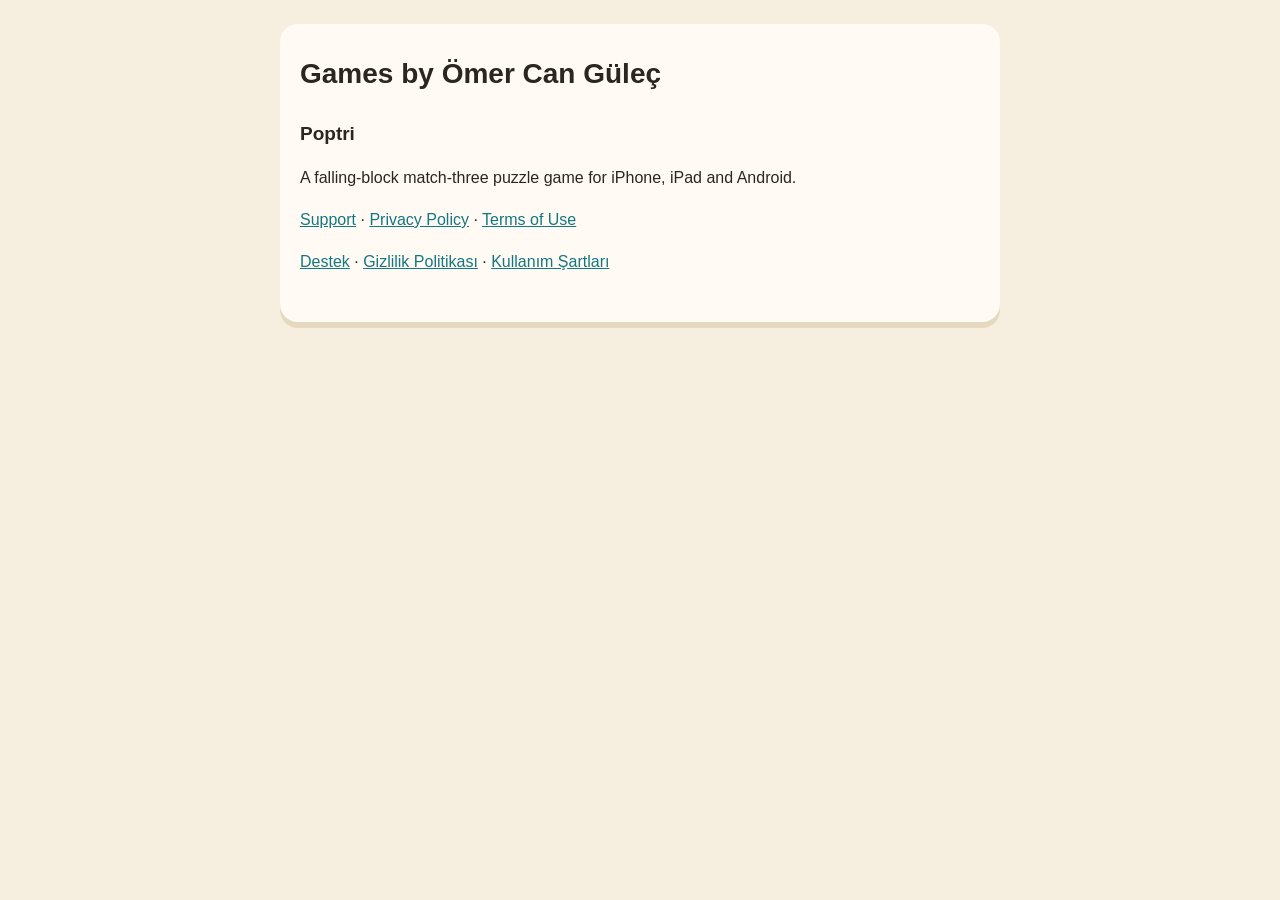
<file: index.html>
<!doctype html>
<html lang="en">
<head>
<meta charset="utf-8">
<meta name="viewport" content="width=device-width, initial-scale=1">
<title>Ömer Can Güleç · Games</title>
<link rel="stylesheet" href="style.css">
</head>
<body>
<main>
<h1>Games by Ömer Can Güleç</h1>
<h2>Poptri</h2>
<p>A falling-block match-three puzzle game for iPhone, iPad and Android.</p>
<p><a href="poptri/support/">Support</a> · <a href="poptri/privacy/">Privacy Policy</a> · <a href="poptri/terms/">Terms of Use</a></p>
<p lang="tr"><a href="poptri/support/tr/">Destek</a> · <a href="poptri/privacy/tr/">Gizlilik Politikası</a> · <a href="poptri/terms/tr/">Kullanım Şartları</a></p>
</main>
</body>
</html>
</file>
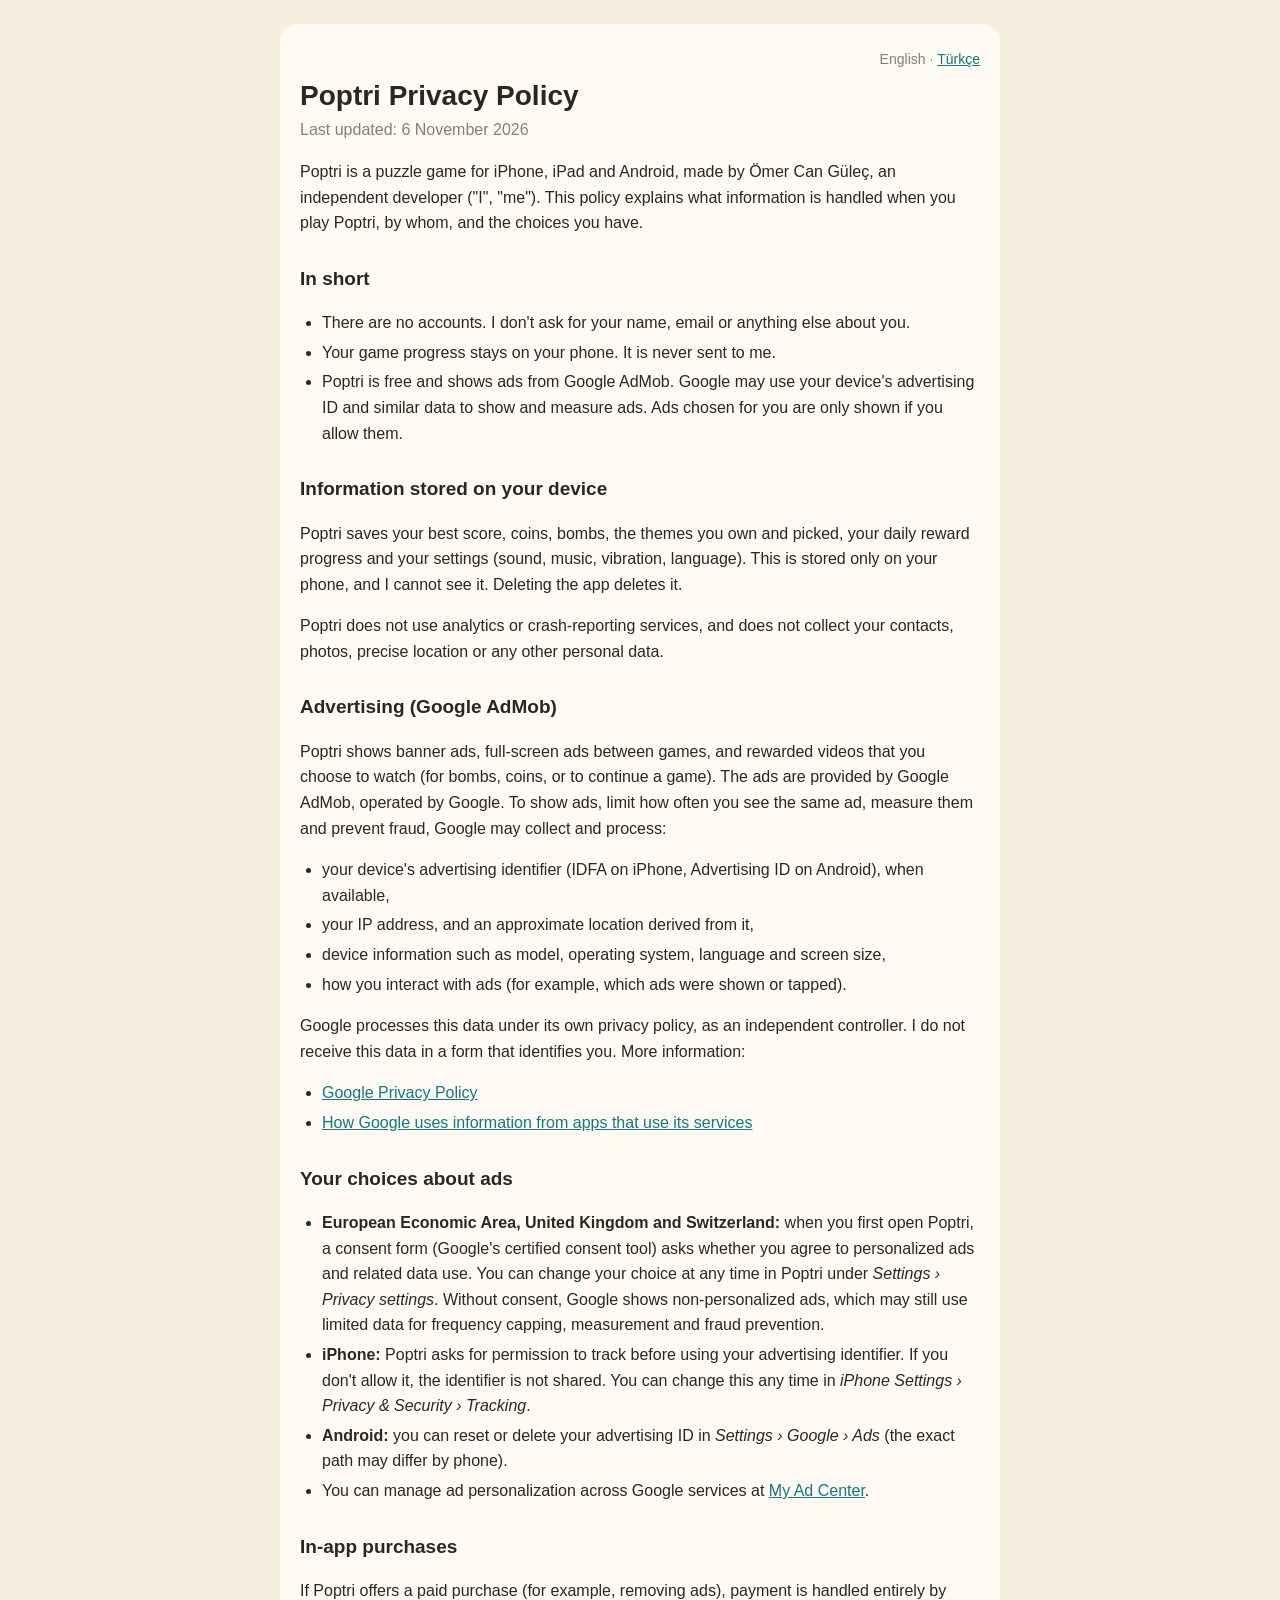
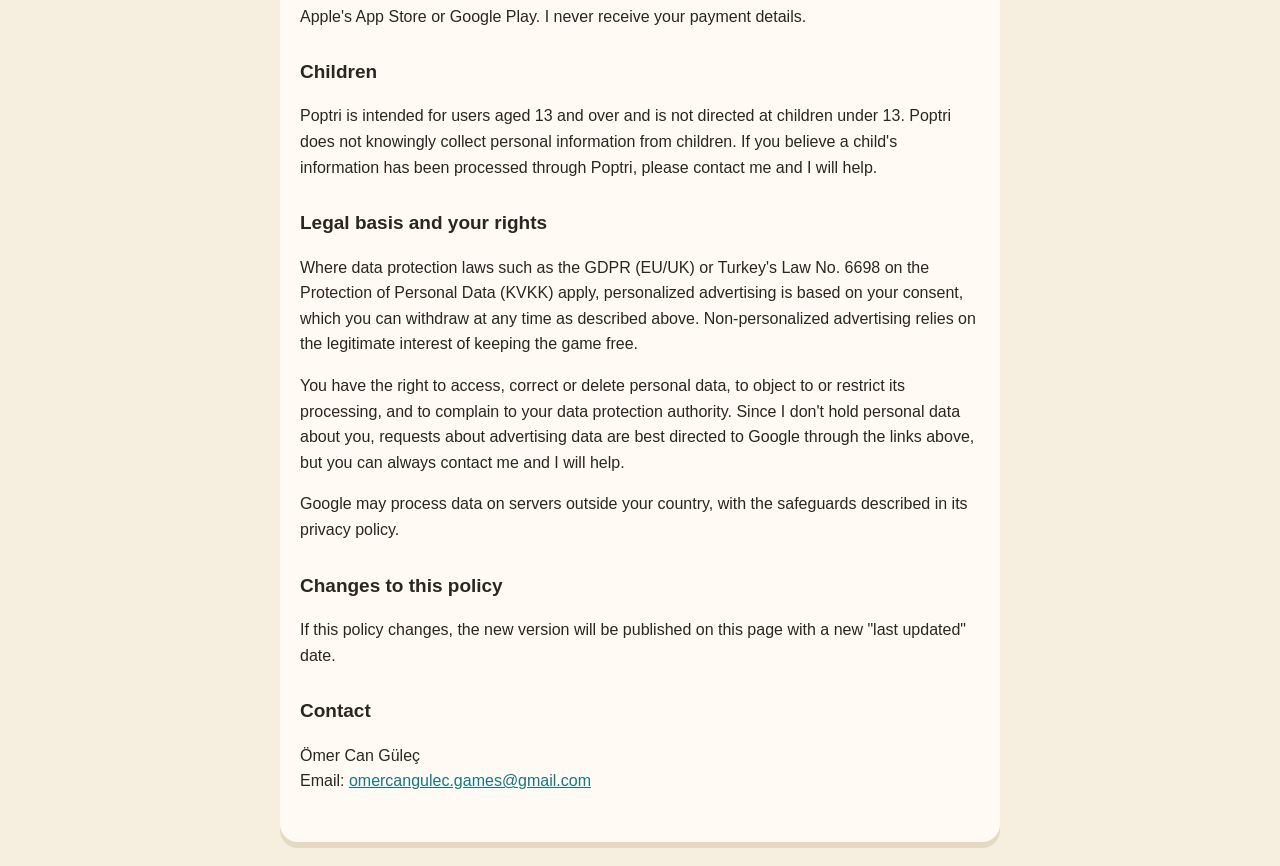
<file: poptri/privacy/index.html>
<!doctype html>
<html lang="en">
<head>
<meta charset="utf-8">
<meta name="viewport" content="width=device-width, initial-scale=1">
<title>Poptri Privacy Policy</title>
<link rel="stylesheet" href="../../style.css">
<link rel="alternate" hreflang="tr" href="tr/">
</head>
<body>
<main>
<nav class="lang"><span>English</span> · <a href="tr/" hreflang="tr" lang="tr">Türkçe</a></nav>

<h1>Poptri Privacy Policy</h1>
<p class="date">Last updated: 6 November 2026</p>

<p>Poptri is a puzzle game for iPhone, iPad and Android, made by Ömer Can Güleç, an independent developer ("I", "me"). This policy explains what information is handled when you play Poptri, by whom, and the choices you have.</p>

<h2>In short</h2>
<ul>
<li>There are no accounts. I don't ask for your name, email or anything else about you.</li>
<li>Your game progress stays on your phone. It is never sent to me.</li>
<li>Poptri is free and shows ads from Google AdMob. Google may use your device's advertising ID and similar data to show and measure ads. Ads chosen for you are only shown if you allow them.</li>
</ul>

<h2>Information stored on your device</h2>
<p>Poptri saves your best score, coins, bombs, the themes you own and picked, your daily reward progress and your settings (sound, music, vibration, language). This is stored only on your phone, and I cannot see it. Deleting the app deletes it.</p>
<p>Poptri does not use analytics or crash-reporting services, and does not collect your contacts, photos, precise location or any other personal data.</p>

<h2>Advertising (Google AdMob)</h2>
<p>Poptri shows banner ads, full-screen ads between games, and rewarded videos that you choose to watch (for bombs, coins, or to continue a game). The ads are provided by Google AdMob, operated by Google. To show ads, limit how often you see the same ad, measure them and prevent fraud, Google may collect and process:</p>
<ul>
<li>your device's advertising identifier (IDFA on iPhone, Advertising ID on Android), when available,</li>
<li>your IP address, and an approximate location derived from it,</li>
<li>device information such as model, operating system, language and screen size,</li>
<li>how you interact with ads (for example, which ads were shown or tapped).</li>
</ul>
<p>Google processes this data under its own privacy policy, as an independent controller. I do not receive this data in a form that identifies you. More information:</p>
<ul>
<li><a href="https://policies.google.com/privacy">Google Privacy Policy</a></li>
<li><a href="https://policies.google.com/technologies/partner-sites">How Google uses information from apps that use its services</a></li>
</ul>

<h2>Your choices about ads</h2>
<ul>
<li><strong>European Economic Area, United Kingdom and Switzerland:</strong> when you first open Poptri, a consent form (Google's certified consent tool) asks whether you agree to personalized ads and related data use. You can change your choice at any time in Poptri under <em>Settings › Privacy settings</em>. Without consent, Google shows non-personalized ads, which may still use limited data for frequency capping, measurement and fraud prevention.</li>
<li><strong>iPhone:</strong> Poptri asks for permission to track before using your advertising identifier. If you don't allow it, the identifier is not shared. You can change this any time in <em>iPhone Settings › Privacy &amp; Security › Tracking</em>.</li>
<li><strong>Android:</strong> you can reset or delete your advertising ID in <em>Settings › Google › Ads</em> (the exact path may differ by phone).</li>
<li>You can manage ad personalization across Google services at <a href="https://myadcenter.google.com">My Ad Center</a>.</li>
</ul>

<h2>In-app purchases</h2>
<p>If Poptri offers a paid purchase (for example, removing ads), payment is handled entirely by Apple's App Store or Google Play. I never receive your payment details.</p>

<h2>Children</h2>
<p>Poptri is intended for users aged 13 and over and is not directed at children under 13. Poptri does not knowingly collect personal information from children. If you believe a child's information has been processed through Poptri, please contact me and I will help.</p>

<h2>Legal basis and your rights</h2>
<p>Where data protection laws such as the GDPR (EU/UK) or Turkey's Law No. 6698 on the Protection of Personal Data (KVKK) apply, personalized advertising is based on your consent, which you can withdraw at any time as described above. Non-personalized advertising relies on the legitimate interest of keeping the game free.</p>
<p>You have the right to access, correct or delete personal data, to object to or restrict its processing, and to complain to your data protection authority. Since I don't hold personal data about you, requests about advertising data are best directed to Google through the links above, but you can always contact me and I will help.</p>
<p>Google may process data on servers outside your country, with the safeguards described in its privacy policy.</p>

<h2>Changes to this policy</h2>
<p>If this policy changes, the new version will be published on this page with a new "last updated" date.</p>

<h2>Contact</h2>
<p>Ömer Can Güleç<br>Email: <a href="mailto:omercangulec.games@gmail.com">omercangulec.games@gmail.com</a></p>
</main>
</body>
</html>
</file>
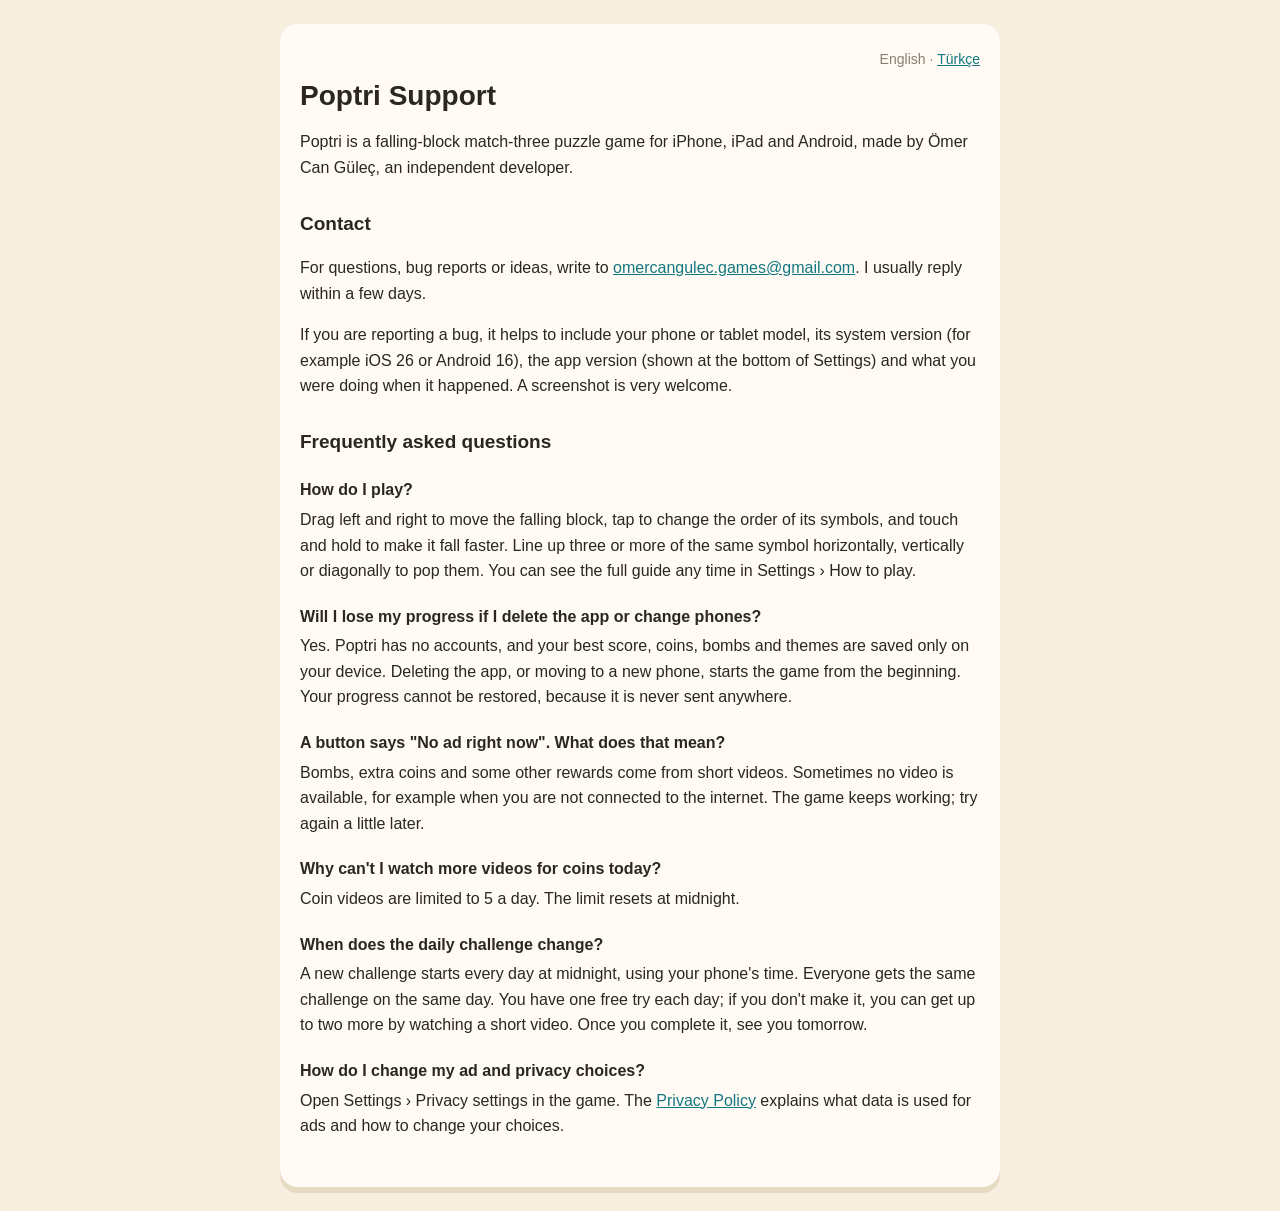
<file: poptri/support/index.html>
<!doctype html>
<html lang="en">
<head>
<meta charset="utf-8">
<meta name="viewport" content="width=device-width, initial-scale=1">
<title>Poptri Support</title>
<link rel="stylesheet" href="../../style.css">
<link rel="alternate" hreflang="tr" href="tr/">
</head>
<body>
<main>
<nav class="lang"><span>English</span> · <a href="tr/" hreflang="tr" lang="tr">Türkçe</a></nav>

<h1>Poptri Support</h1>
<p>Poptri is a falling-block match-three puzzle game for iPhone, iPad and Android, made by Ömer Can Güleç, an independent developer.</p>

<h2>Contact</h2>
<p>For questions, bug reports or ideas, write to <a href="mailto:omercangulec.games@gmail.com">omercangulec.games@gmail.com</a>. I usually reply within a few days.</p>
<p>If you are reporting a bug, it helps to include your phone or tablet model, its system version (for example iOS 26 or Android 16), the app version (shown at the bottom of Settings) and what you were doing when it happened. A screenshot is very welcome.</p>

<h2>Frequently asked questions</h2>

<h3>How do I play?</h3>
<p>Drag left and right to move the falling block, tap to change the order of its symbols, and touch and hold to make it fall faster. Line up three or more of the same symbol horizontally, vertically or diagonally to pop them. You can see the full guide any time in Settings › How to play.</p>

<h3>Will I lose my progress if I delete the app or change phones?</h3>
<p>Yes. Poptri has no accounts, and your best score, coins, bombs and themes are saved only on your device. Deleting the app, or moving to a new phone, starts the game from the beginning. Your progress cannot be restored, because it is never sent anywhere.</p>

<h3>A button says "No ad right now". What does that mean?</h3>
<p>Bombs, extra coins and some other rewards come from short videos. Sometimes no video is available, for example when you are not connected to the internet. The game keeps working; try again a little later.</p>

<h3>Why can't I watch more videos for coins today?</h3>
<p>Coin videos are limited to 5 a day. The limit resets at midnight.</p>

<h3>When does the daily challenge change?</h3>
<p>A new challenge starts every day at midnight, using your phone's time. Everyone gets the same challenge on the same day. You have one free try each day; if you don't make it, you can get up to two more by watching a short video. Once you complete it, see you tomorrow.</p>

<h3>How do I change my ad and privacy choices?</h3>
<p>Open Settings › Privacy settings in the game. The <a href="../privacy/">Privacy Policy</a> explains what data is used for ads and how to change your choices.</p>
</main>
</body>
</html>
</file>
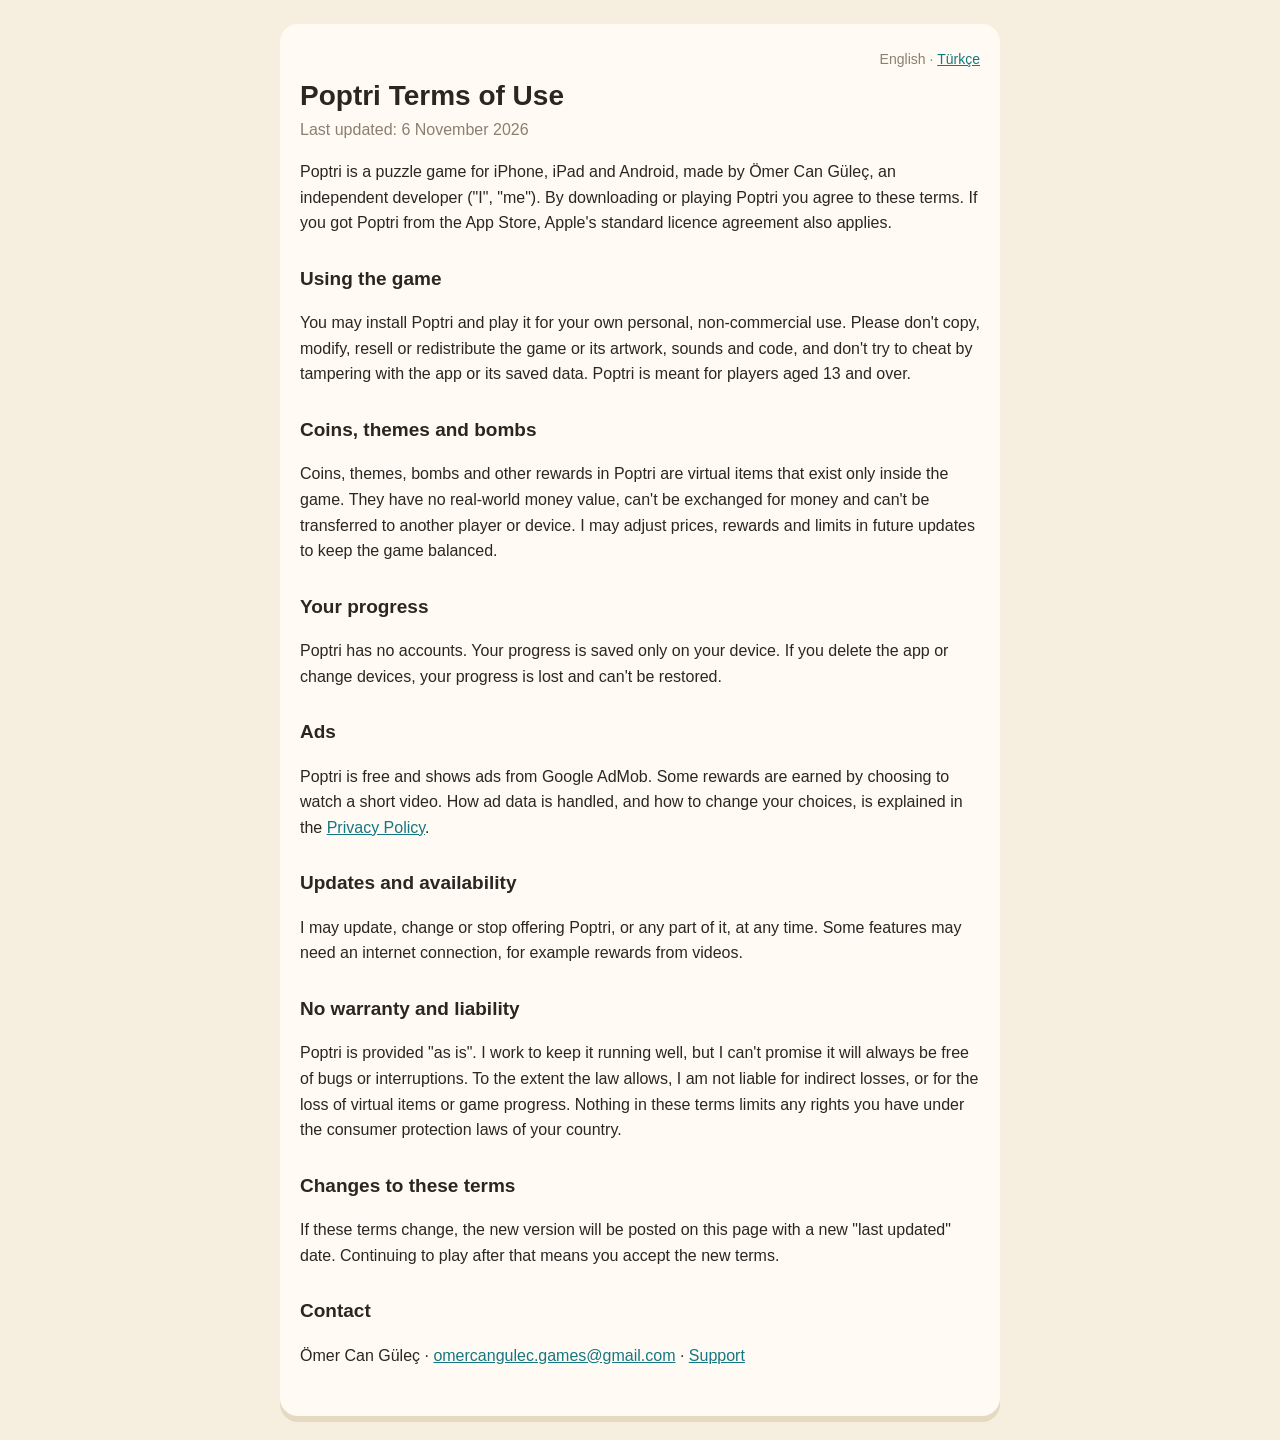
<file: poptri/terms/index.html>
<!doctype html>
<html lang="en">
<head>
<meta charset="utf-8">
<meta name="viewport" content="width=device-width, initial-scale=1">
<title>Poptri Terms of Use</title>
<link rel="stylesheet" href="../../style.css">
<link rel="alternate" hreflang="tr" href="tr/">
</head>
<body>
<main>
<nav class="lang"><span>English</span> · <a href="tr/" hreflang="tr" lang="tr">Türkçe</a></nav>

<h1>Poptri Terms of Use</h1>
<p class="date">Last updated: 6 November 2026</p>

<p>Poptri is a puzzle game for iPhone, iPad and Android, made by Ömer Can Güleç, an independent developer ("I", "me"). By downloading or playing Poptri you agree to these terms. If you got Poptri from the App Store, Apple's standard licence agreement also applies.</p>

<h2>Using the game</h2>
<p>You may install Poptri and play it for your own personal, non-commercial use. Please don't copy, modify, resell or redistribute the game or its artwork, sounds and code, and don't try to cheat by tampering with the app or its saved data. Poptri is meant for players aged 13 and over.</p>

<h2>Coins, themes and bombs</h2>
<p>Coins, themes, bombs and other rewards in Poptri are virtual items that exist only inside the game. They have no real-world money value, can't be exchanged for money and can't be transferred to another player or device. I may adjust prices, rewards and limits in future updates to keep the game balanced.</p>

<h2>Your progress</h2>
<p>Poptri has no accounts. Your progress is saved only on your device. If you delete the app or change devices, your progress is lost and can't be restored.</p>

<h2>Ads</h2>
<p>Poptri is free and shows ads from Google AdMob. Some rewards are earned by choosing to watch a short video. How ad data is handled, and how to change your choices, is explained in the <a href="../privacy/">Privacy Policy</a>.</p>

<h2>Updates and availability</h2>
<p>I may update, change or stop offering Poptri, or any part of it, at any time. Some features may need an internet connection, for example rewards from videos.</p>

<h2>No warranty and liability</h2>
<p>Poptri is provided "as is". I work to keep it running well, but I can't promise it will always be free of bugs or interruptions. To the extent the law allows, I am not liable for indirect losses, or for the loss of virtual items or game progress. Nothing in these terms limits any rights you have under the consumer protection laws of your country.</p>

<h2>Changes to these terms</h2>
<p>If these terms change, the new version will be posted on this page with a new "last updated" date. Continuing to play after that means you accept the new terms.</p>

<h2>Contact</h2>
<p>Ömer Can Güleç · <a href="mailto:omercangulec.games@gmail.com">omercangulec.games@gmail.com</a> · <a href="../support/">Support</a></p>
</main>
</body>
</html>
</file>
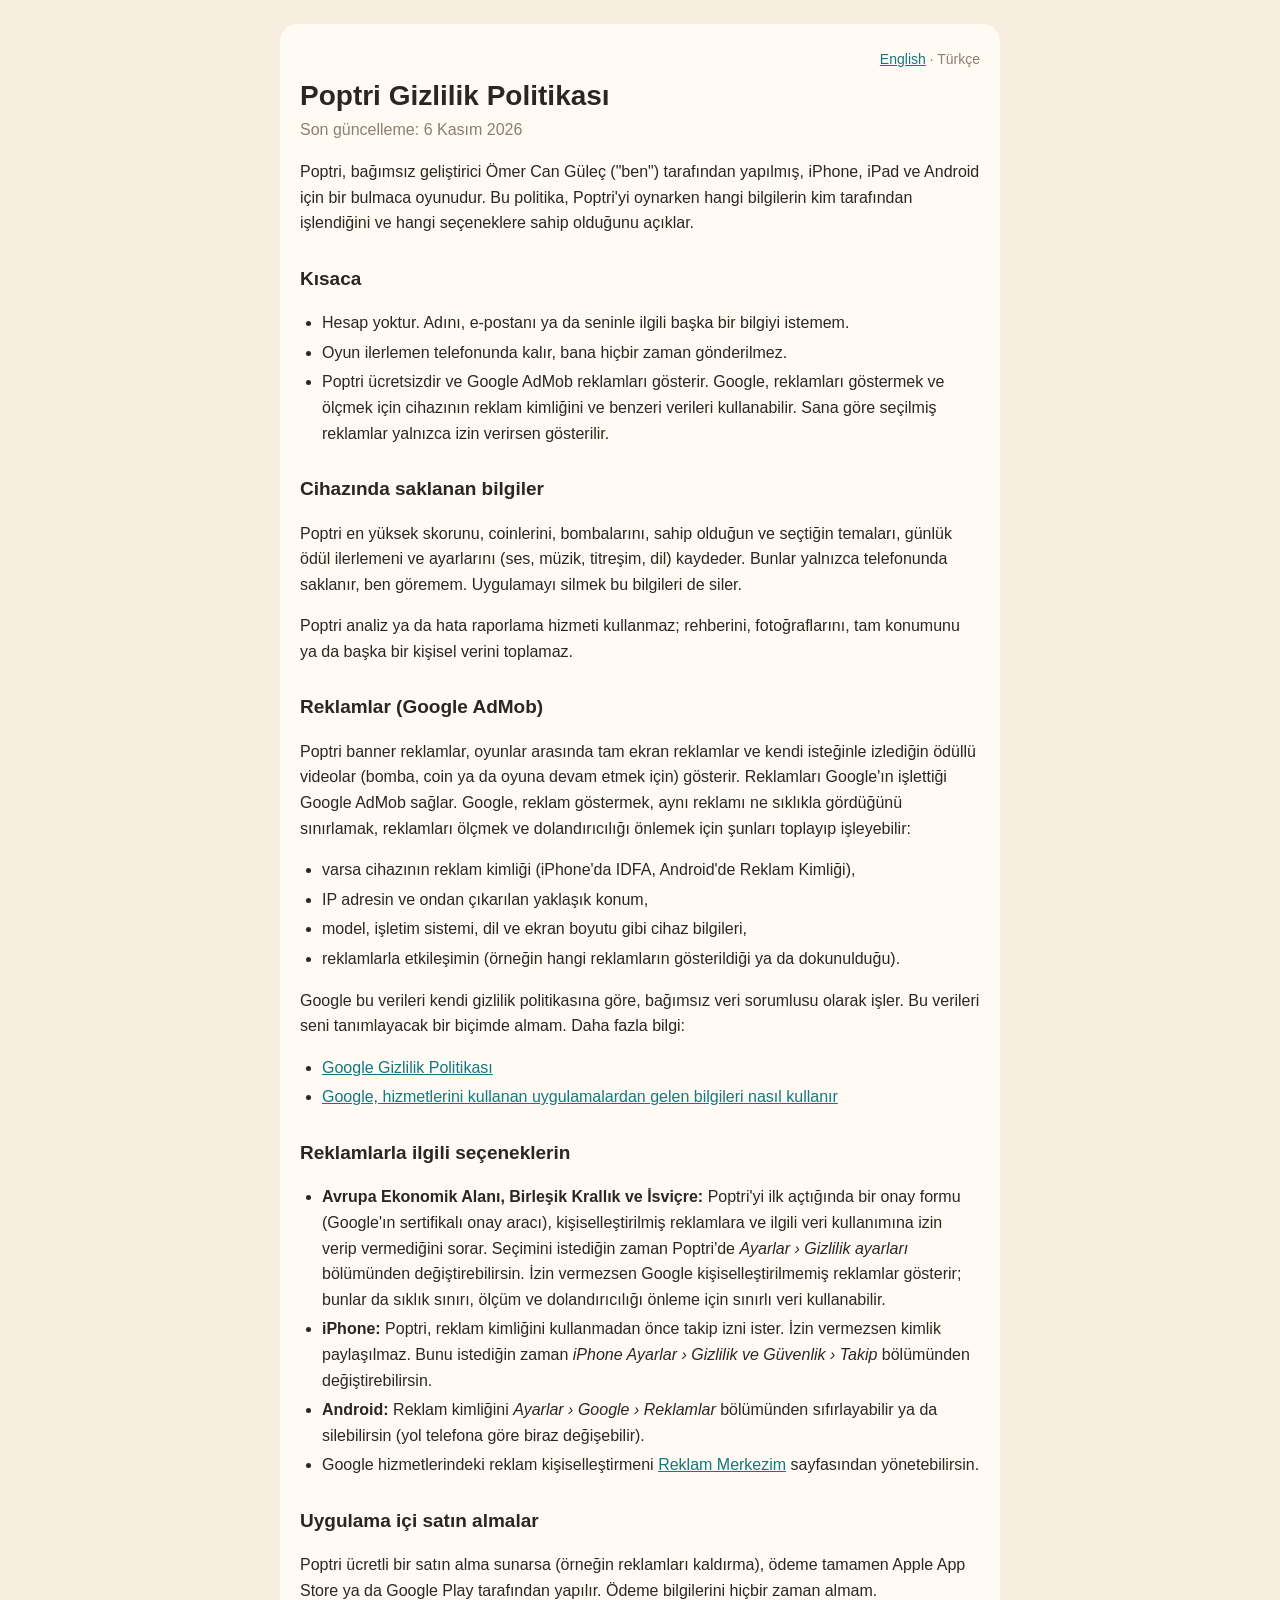
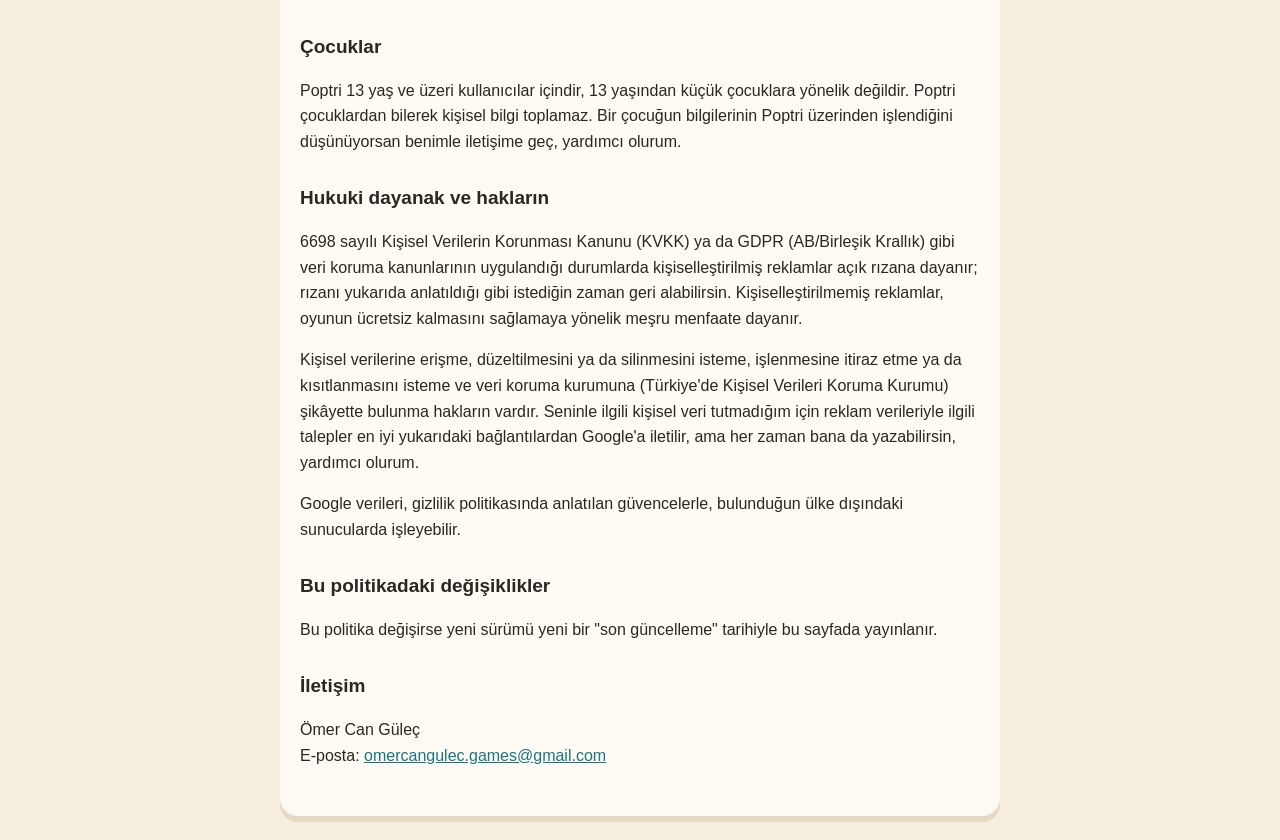
<file: poptri/privacy/tr/index.html>
<!doctype html>
<html lang="tr">
<head>
<meta charset="utf-8">
<meta name="viewport" content="width=device-width, initial-scale=1">
<title>Poptri Gizlilik Politikası</title>
<link rel="stylesheet" href="../../../style.css">
<link rel="alternate" hreflang="en" href="../">
</head>
<body>
<main>
<nav class="lang"><a href="../" hreflang="en" lang="en">English</a> · <span>Türkçe</span></nav>

<h1>Poptri Gizlilik Politikası</h1>
<p class="date">Son güncelleme: 6 Kasım 2026</p>

<p>Poptri, bağımsız geliştirici Ömer Can Güleç ("ben") tarafından yapılmış, iPhone, iPad ve Android için bir bulmaca oyunudur. Bu politika, Poptri'yi oynarken hangi bilgilerin kim tarafından işlendiğini ve hangi seçeneklere sahip olduğunu açıklar.</p>

<h2>Kısaca</h2>
<ul>
<li>Hesap yoktur. Adını, e-postanı ya da seninle ilgili başka bir bilgiyi istemem.</li>
<li>Oyun ilerlemen telefonunda kalır, bana hiçbir zaman gönderilmez.</li>
<li>Poptri ücretsizdir ve Google AdMob reklamları gösterir. Google, reklamları göstermek ve ölçmek için cihazının reklam kimliğini ve benzeri verileri kullanabilir. Sana göre seçilmiş reklamlar yalnızca izin verirsen gösterilir.</li>
</ul>

<h2>Cihazında saklanan bilgiler</h2>
<p>Poptri en yüksek skorunu, coinlerini, bombalarını, sahip olduğun ve seçtiğin temaları, günlük ödül ilerlemeni ve ayarlarını (ses, müzik, titreşim, dil) kaydeder. Bunlar yalnızca telefonunda saklanır, ben göremem. Uygulamayı silmek bu bilgileri de siler.</p>
<p>Poptri analiz ya da hata raporlama hizmeti kullanmaz; rehberini, fotoğraflarını, tam konumunu ya da başka bir kişisel verini toplamaz.</p>

<h2>Reklamlar (Google AdMob)</h2>
<p>Poptri banner reklamlar, oyunlar arasında tam ekran reklamlar ve kendi isteğinle izlediğin ödüllü videolar (bomba, coin ya da oyuna devam etmek için) gösterir. Reklamları Google'ın işlettiği Google AdMob sağlar. Google, reklam göstermek, aynı reklamı ne sıklıkla gördüğünü sınırlamak, reklamları ölçmek ve dolandırıcılığı önlemek için şunları toplayıp işleyebilir:</p>
<ul>
<li>varsa cihazının reklam kimliği (iPhone'da IDFA, Android'de Reklam Kimliği),</li>
<li>IP adresin ve ondan çıkarılan yaklaşık konum,</li>
<li>model, işletim sistemi, dil ve ekran boyutu gibi cihaz bilgileri,</li>
<li>reklamlarla etkileşimin (örneğin hangi reklamların gösterildiği ya da dokunulduğu).</li>
</ul>
<p>Google bu verileri kendi gizlilik politikasına göre, bağımsız veri sorumlusu olarak işler. Bu verileri seni tanımlayacak bir biçimde almam. Daha fazla bilgi:</p>
<ul>
<li><a href="https://policies.google.com/privacy?hl=tr">Google Gizlilik Politikası</a></li>
<li><a href="https://policies.google.com/technologies/partner-sites?hl=tr">Google, hizmetlerini kullanan uygulamalardan gelen bilgileri nasıl kullanır</a></li>
</ul>

<h2>Reklamlarla ilgili seçeneklerin</h2>
<ul>
<li><strong>Avrupa Ekonomik Alanı, Birleşik Krallık ve İsviçre:</strong> Poptri'yi ilk açtığında bir onay formu (Google'ın sertifikalı onay aracı), kişiselleştirilmiş reklamlara ve ilgili veri kullanımına izin verip vermediğini sorar. Seçimini istediğin zaman Poptri'de <em>Ayarlar › Gizlilik ayarları</em> bölümünden değiştirebilirsin. İzin vermezsen Google kişiselleştirilmemiş reklamlar gösterir; bunlar da sıklık sınırı, ölçüm ve dolandırıcılığı önleme için sınırlı veri kullanabilir.</li>
<li><strong>iPhone:</strong> Poptri, reklam kimliğini kullanmadan önce takip izni ister. İzin vermezsen kimlik paylaşılmaz. Bunu istediğin zaman <em>iPhone Ayarlar › Gizlilik ve Güvenlik › Takip</em> bölümünden değiştirebilirsin.</li>
<li><strong>Android:</strong> Reklam kimliğini <em>Ayarlar › Google › Reklamlar</em> bölümünden sıfırlayabilir ya da silebilirsin (yol telefona göre biraz değişebilir).</li>
<li>Google hizmetlerindeki reklam kişiselleştirmeni <a href="https://myadcenter.google.com/?hl=tr">Reklam Merkezim</a> sayfasından yönetebilirsin.</li>
</ul>

<h2>Uygulama içi satın almalar</h2>
<p>Poptri ücretli bir satın alma sunarsa (örneğin reklamları kaldırma), ödeme tamamen Apple App Store ya da Google Play tarafından yapılır. Ödeme bilgilerini hiçbir zaman almam.</p>

<h2>Çocuklar</h2>
<p>Poptri 13 yaş ve üzeri kullanıcılar içindir, 13 yaşından küçük çocuklara yönelik değildir. Poptri çocuklardan bilerek kişisel bilgi toplamaz. Bir çocuğun bilgilerinin Poptri üzerinden işlendiğini düşünüyorsan benimle iletişime geç, yardımcı olurum.</p>

<h2>Hukuki dayanak ve hakların</h2>
<p>6698 sayılı Kişisel Verilerin Korunması Kanunu (KVKK) ya da GDPR (AB/Birleşik Krallık) gibi veri koruma kanunlarının uygulandığı durumlarda kişiselleştirilmiş reklamlar açık rızana dayanır; rızanı yukarıda anlatıldığı gibi istediğin zaman geri alabilirsin. Kişiselleştirilmemiş reklamlar, oyunun ücretsiz kalmasını sağlamaya yönelik meşru menfaate dayanır.</p>
<p>Kişisel verilerine erişme, düzeltilmesini ya da silinmesini isteme, işlenmesine itiraz etme ya da kısıtlanmasını isteme ve veri koruma kurumuna (Türkiye'de Kişisel Verileri Koruma Kurumu) şikâyette bulunma hakların vardır. Seninle ilgili kişisel veri tutmadığım için reklam verileriyle ilgili talepler en iyi yukarıdaki bağlantılardan Google'a iletilir, ama her zaman bana da yazabilirsin, yardımcı olurum.</p>
<p>Google verileri, gizlilik politikasında anlatılan güvencelerle, bulunduğun ülke dışındaki sunucularda işleyebilir.</p>

<h2>Bu politikadaki değişiklikler</h2>
<p>Bu politika değişirse yeni sürümü yeni bir "son güncelleme" tarihiyle bu sayfada yayınlanır.</p>

<h2>İletişim</h2>
<p>Ömer Can Güleç<br>E-posta: <a href="mailto:omercangulec.games@gmail.com">omercangulec.games@gmail.com</a></p>
</main>
</body>
</html>
</file>
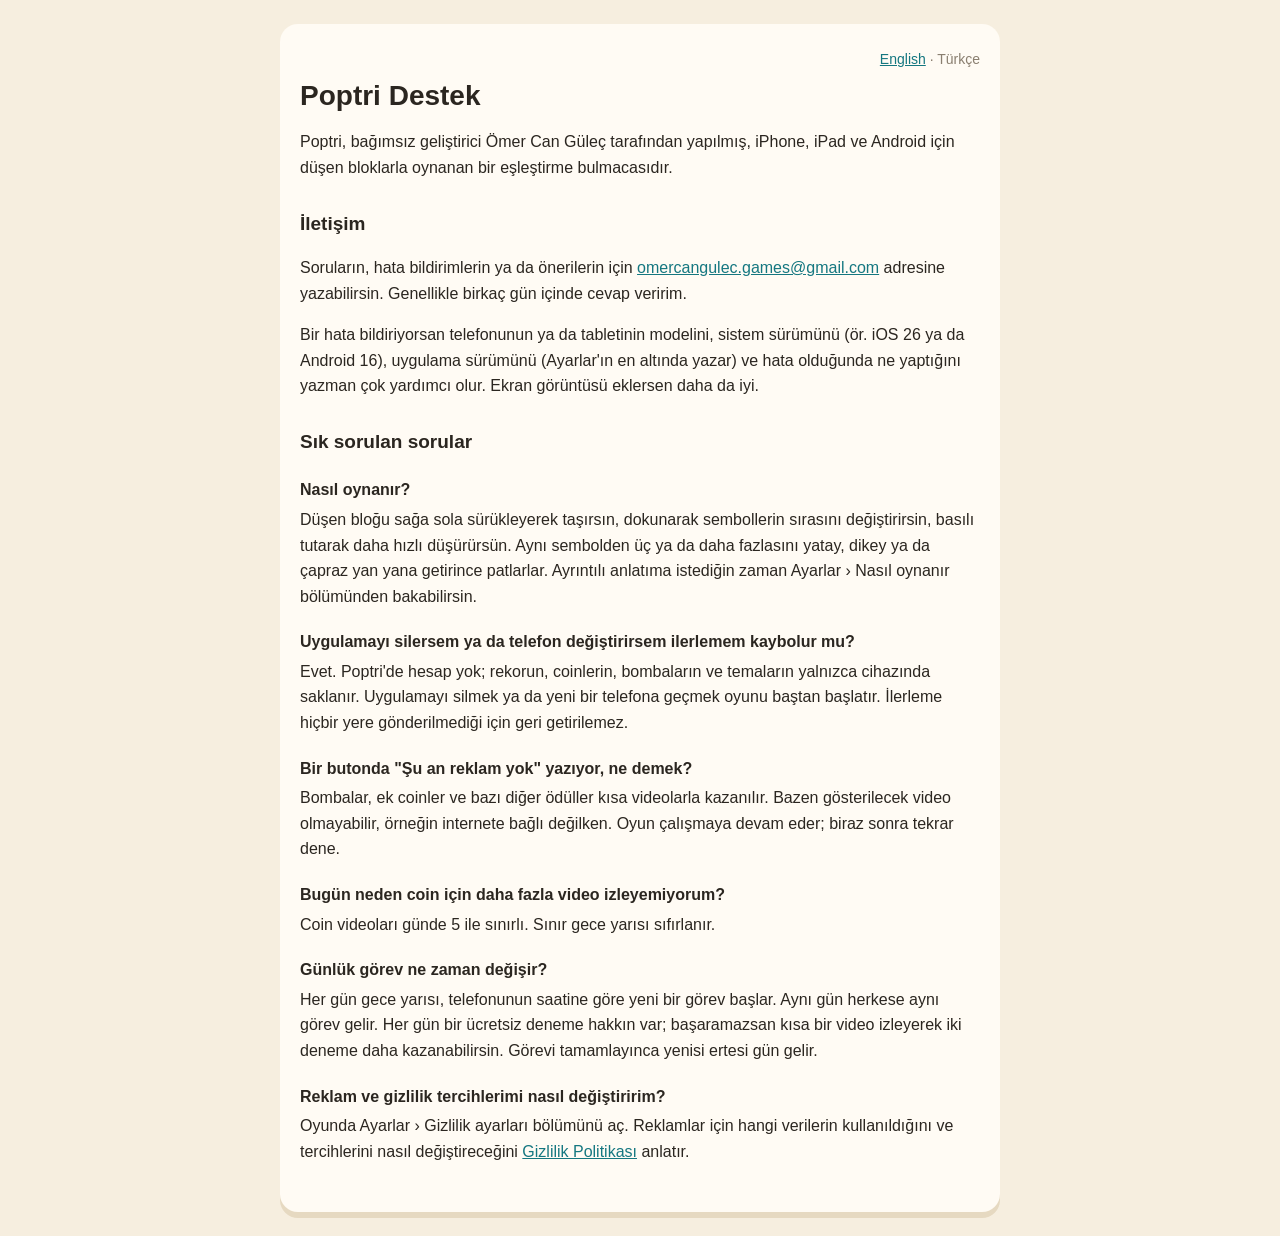
<file: poptri/support/tr/index.html>
<!doctype html>
<html lang="tr">
<head>
<meta charset="utf-8">
<meta name="viewport" content="width=device-width, initial-scale=1">
<title>Poptri Destek</title>
<link rel="stylesheet" href="../../../style.css">
<link rel="alternate" hreflang="en" href="../">
</head>
<body>
<main>
<nav class="lang"><a href="../" hreflang="en" lang="en">English</a> · <span>Türkçe</span></nav>

<h1>Poptri Destek</h1>
<p>Poptri, bağımsız geliştirici Ömer Can Güleç tarafından yapılmış, iPhone, iPad ve Android için düşen bloklarla oynanan bir eşleştirme bulmacasıdır.</p>

<h2>İletişim</h2>
<p>Soruların, hata bildirimlerin ya da önerilerin için <a href="mailto:omercangulec.games@gmail.com">omercangulec.games@gmail.com</a> adresine yazabilirsin. Genellikle birkaç gün içinde cevap veririm.</p>
<p>Bir hata bildiriyorsan telefonunun ya da tabletinin modelini, sistem sürümünü (ör. iOS 26 ya da Android 16), uygulama sürümünü (Ayarlar'ın en altında yazar) ve hata olduğunda ne yaptığını yazman çok yardımcı olur. Ekran görüntüsü eklersen daha da iyi.</p>

<h2>Sık sorulan sorular</h2>

<h3>Nasıl oynanır?</h3>
<p>Düşen bloğu sağa sola sürükleyerek taşırsın, dokunarak sembollerin sırasını değiştirirsin, basılı tutarak daha hızlı düşürürsün. Aynı sembolden üç ya da daha fazlasını yatay, dikey ya da çapraz yan yana getirince patlarlar. Ayrıntılı anlatıma istediğin zaman Ayarlar › Nasıl oynanır bölümünden bakabilirsin.</p>

<h3>Uygulamayı silersem ya da telefon değiştirirsem ilerlemem kaybolur mu?</h3>
<p>Evet. Poptri'de hesap yok; rekorun, coinlerin, bombaların ve temaların yalnızca cihazında saklanır. Uygulamayı silmek ya da yeni bir telefona geçmek oyunu baştan başlatır. İlerleme hiçbir yere gönderilmediği için geri getirilemez.</p>

<h3>Bir butonda "Şu an reklam yok" yazıyor, ne demek?</h3>
<p>Bombalar, ek coinler ve bazı diğer ödüller kısa videolarla kazanılır. Bazen gösterilecek video olmayabilir, örneğin internete bağlı değilken. Oyun çalışmaya devam eder; biraz sonra tekrar dene.</p>

<h3>Bugün neden coin için daha fazla video izleyemiyorum?</h3>
<p>Coin videoları günde 5 ile sınırlı. Sınır gece yarısı sıfırlanır.</p>

<h3>Günlük görev ne zaman değişir?</h3>
<p>Her gün gece yarısı, telefonunun saatine göre yeni bir görev başlar. Aynı gün herkese aynı görev gelir. Her gün bir ücretsiz deneme hakkın var; başaramazsan kısa bir video izleyerek iki deneme daha kazanabilirsin. Görevi tamamlayınca yenisi ertesi gün gelir.</p>

<h3>Reklam ve gizlilik tercihlerimi nasıl değiştiririm?</h3>
<p>Oyunda Ayarlar › Gizlilik ayarları bölümünü aç. Reklamlar için hangi verilerin kullanıldığını ve tercihlerini nasıl değiştireceğini <a href="../../privacy/tr/">Gizlilik Politikası</a> anlatır.</p>
</main>
</body>
</html>
</file>
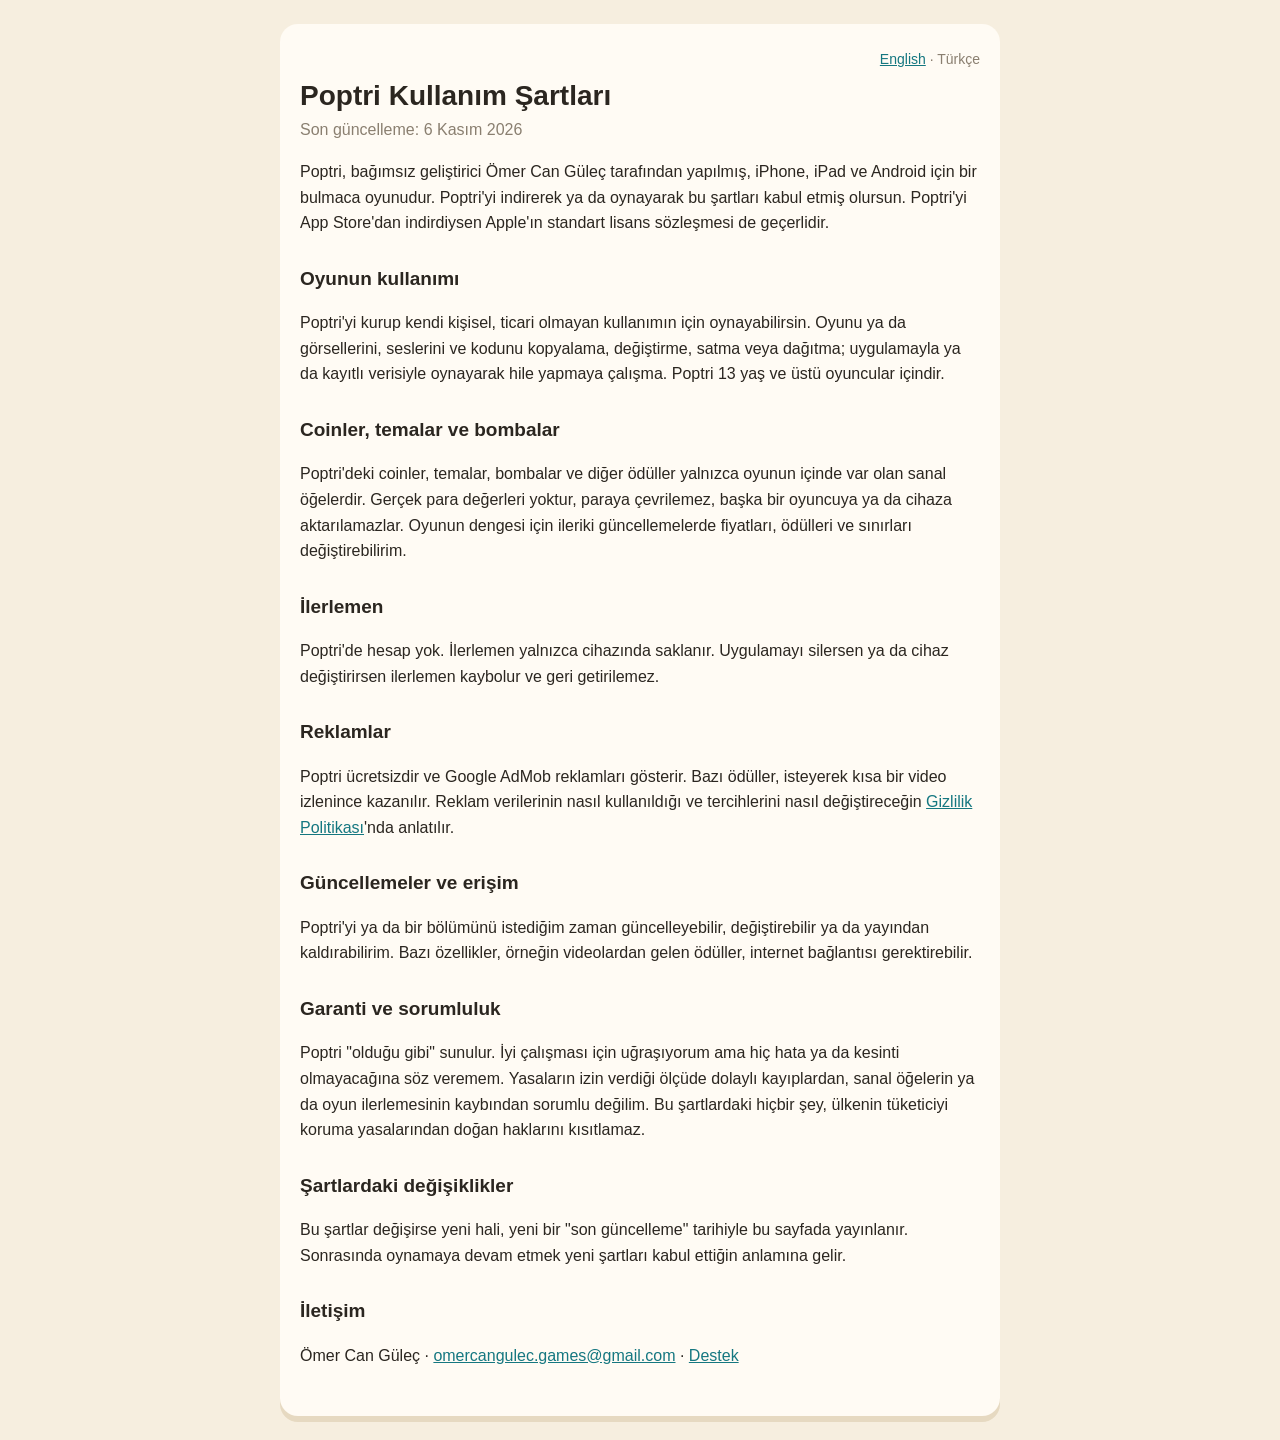
<file: poptri/terms/tr/index.html>
<!doctype html>
<html lang="tr">
<head>
<meta charset="utf-8">
<meta name="viewport" content="width=device-width, initial-scale=1">
<title>Poptri Kullanım Şartları</title>
<link rel="stylesheet" href="../../../style.css">
<link rel="alternate" hreflang="en" href="../">
</head>
<body>
<main>
<nav class="lang"><a href="../" hreflang="en" lang="en">English</a> · <span>Türkçe</span></nav>

<h1>Poptri Kullanım Şartları</h1>
<p class="date">Son güncelleme: 6 Kasım 2026</p>

<p>Poptri, bağımsız geliştirici Ömer Can Güleç tarafından yapılmış, iPhone, iPad ve Android için bir bulmaca oyunudur. Poptri'yi indirerek ya da oynayarak bu şartları kabul etmiş olursun. Poptri'yi App Store'dan indirdiysen Apple'ın standart lisans sözleşmesi de geçerlidir.</p>

<h2>Oyunun kullanımı</h2>
<p>Poptri'yi kurup kendi kişisel, ticari olmayan kullanımın için oynayabilirsin. Oyunu ya da görsellerini, seslerini ve kodunu kopyalama, değiştirme, satma veya dağıtma; uygulamayla ya da kayıtlı verisiyle oynayarak hile yapmaya çalışma. Poptri 13 yaş ve üstü oyuncular içindir.</p>

<h2>Coinler, temalar ve bombalar</h2>
<p>Poptri'deki coinler, temalar, bombalar ve diğer ödüller yalnızca oyunun içinde var olan sanal öğelerdir. Gerçek para değerleri yoktur, paraya çevrilemez, başka bir oyuncuya ya da cihaza aktarılamazlar. Oyunun dengesi için ileriki güncellemelerde fiyatları, ödülleri ve sınırları değiştirebilirim.</p>

<h2>İlerlemen</h2>
<p>Poptri'de hesap yok. İlerlemen yalnızca cihazında saklanır. Uygulamayı silersen ya da cihaz değiştirirsen ilerlemen kaybolur ve geri getirilemez.</p>

<h2>Reklamlar</h2>
<p>Poptri ücretsizdir ve Google AdMob reklamları gösterir. Bazı ödüller, isteyerek kısa bir video izlenince kazanılır. Reklam verilerinin nasıl kullanıldığı ve tercihlerini nasıl değiştireceğin <a href="../../privacy/tr/">Gizlilik Politikası</a>'nda anlatılır.</p>

<h2>Güncellemeler ve erişim</h2>
<p>Poptri'yi ya da bir bölümünü istediğim zaman güncelleyebilir, değiştirebilir ya da yayından kaldırabilirim. Bazı özellikler, örneğin videolardan gelen ödüller, internet bağlantısı gerektirebilir.</p>

<h2>Garanti ve sorumluluk</h2>
<p>Poptri "olduğu gibi" sunulur. İyi çalışması için uğraşıyorum ama hiç hata ya da kesinti olmayacağına söz veremem. Yasaların izin verdiği ölçüde dolaylı kayıplardan, sanal öğelerin ya da oyun ilerlemesinin kaybından sorumlu değilim. Bu şartlardaki hiçbir şey, ülkenin tüketiciyi koruma yasalarından doğan haklarını kısıtlamaz.</p>

<h2>Şartlardaki değişiklikler</h2>
<p>Bu şartlar değişirse yeni hali, yeni bir "son güncelleme" tarihiyle bu sayfada yayınlanır. Sonrasında oynamaya devam etmek yeni şartları kabul ettiğin anlamına gelir.</p>

<h2>İletişim</h2>
<p>Ömer Can Güleç · <a href="mailto:omercangulec.games@gmail.com">omercangulec.games@gmail.com</a> · <a href="../../support/tr/">Destek</a></p>
</main>
</body>
</html>
</file>
<file: style.css>
/* Poptri palette (lib/ui/palette.dart). System fonts only: the page loads
   nothing from other sites, so visiting it shares nothing with anyone. */
:root {
  --sand: #F6EEDF;
  --card: #FFFBF4;
  --card-edge: #E6D9C1;
  --well: #1C9EA8;
  --well-shade: #157780;
  --text: #2B2620;
  --muted: #8A7F70;
}
* { box-sizing: border-box; }
body {
  margin: 0;
  background: var(--sand);
  color: var(--text);
  font: 16px/1.6 -apple-system, BlinkMacSystemFont, "Segoe UI", Roboto, sans-serif;
}
main {
  max-width: 720px;
  margin: 24px auto;
  padding: 24px 20px 32px;
  background: var(--card);
  border-radius: 18px;
  box-shadow: 0 6px 0 var(--card-edge);
}
@media (max-width: 760px) {
  main { margin: 16px; }
}
h1 { font-size: 28px; line-height: 1.25; margin: 8px 0 4px; }
h2 { font-size: 19px; margin: 28px 0 8px; }
h3 { font-size: 16px; margin: 20px 0 4px; }
h3 + p { margin-top: 0; }
.date { color: var(--muted); margin-top: 0; }
.lang { text-align: right; font-size: 14px; color: var(--muted); }
a { color: var(--well-shade); }
ul { padding-left: 22px; }
li { margin: 4px 0; }
</file>
